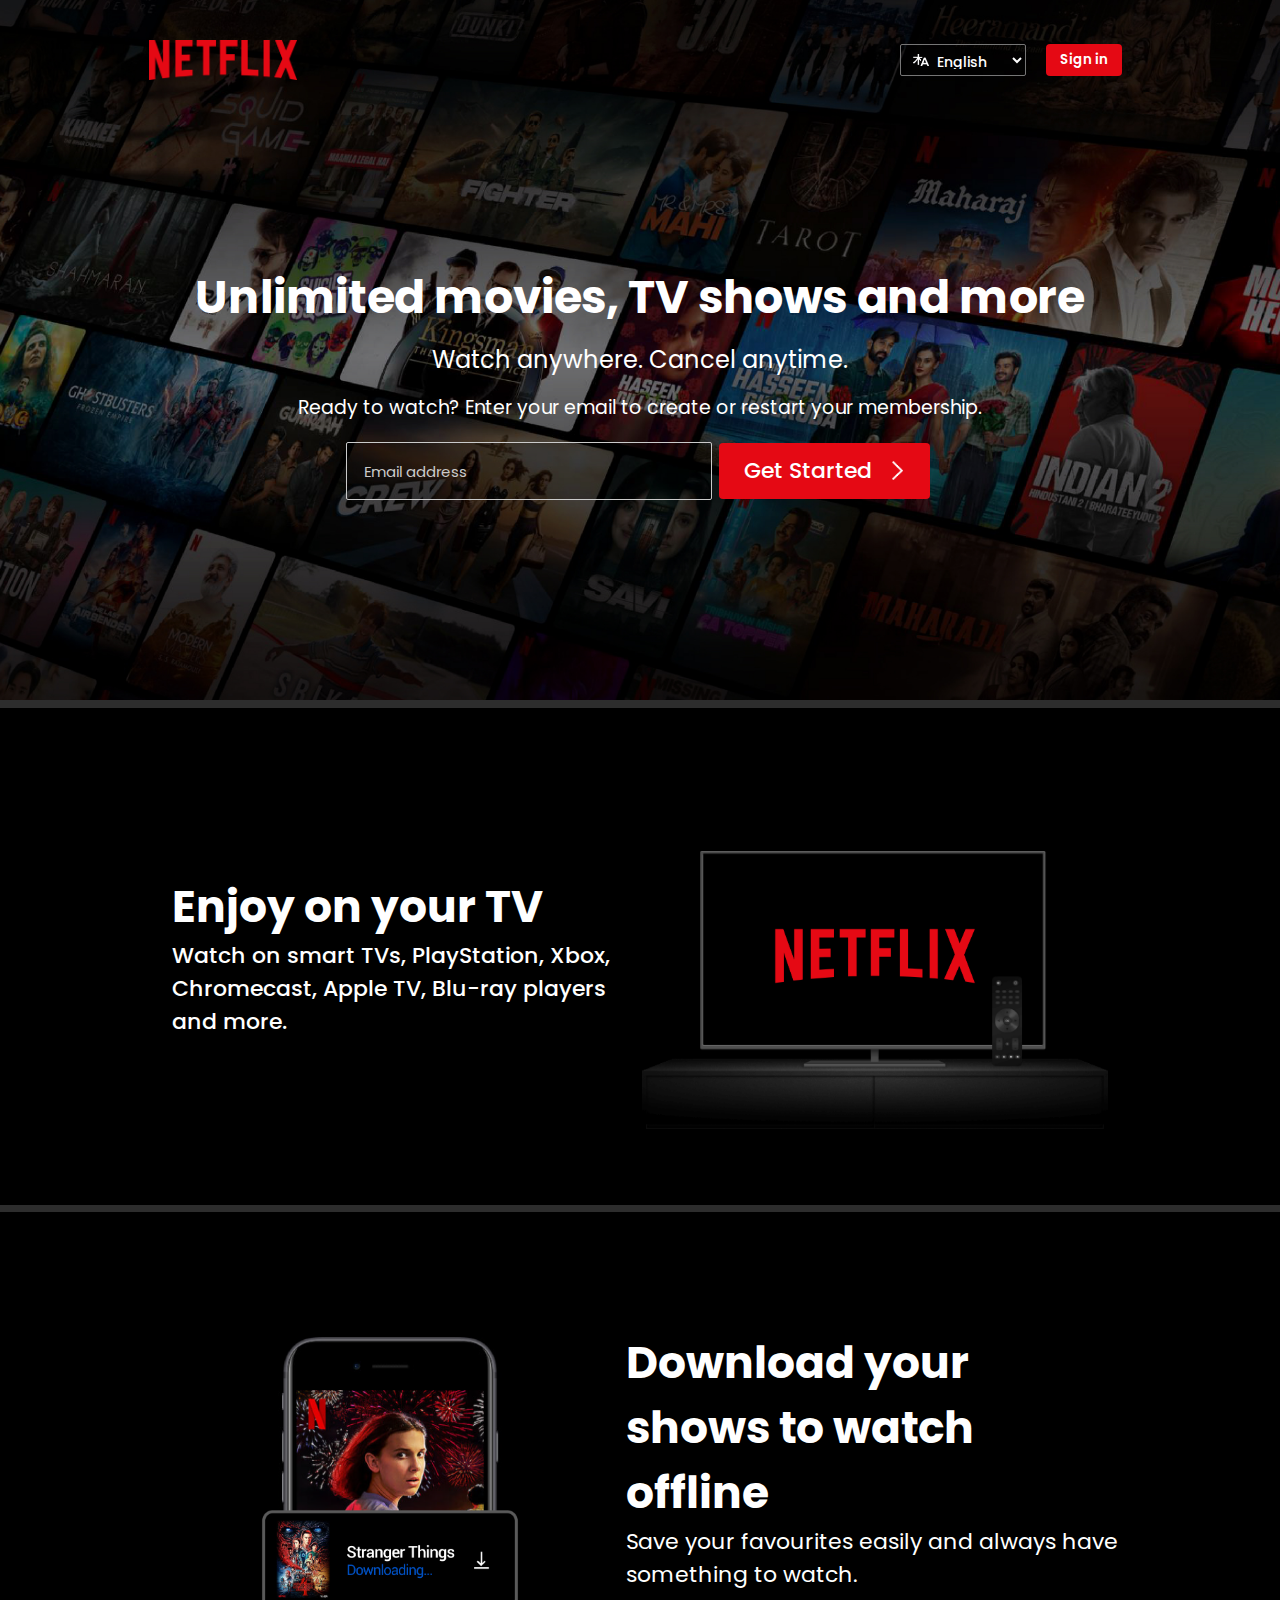
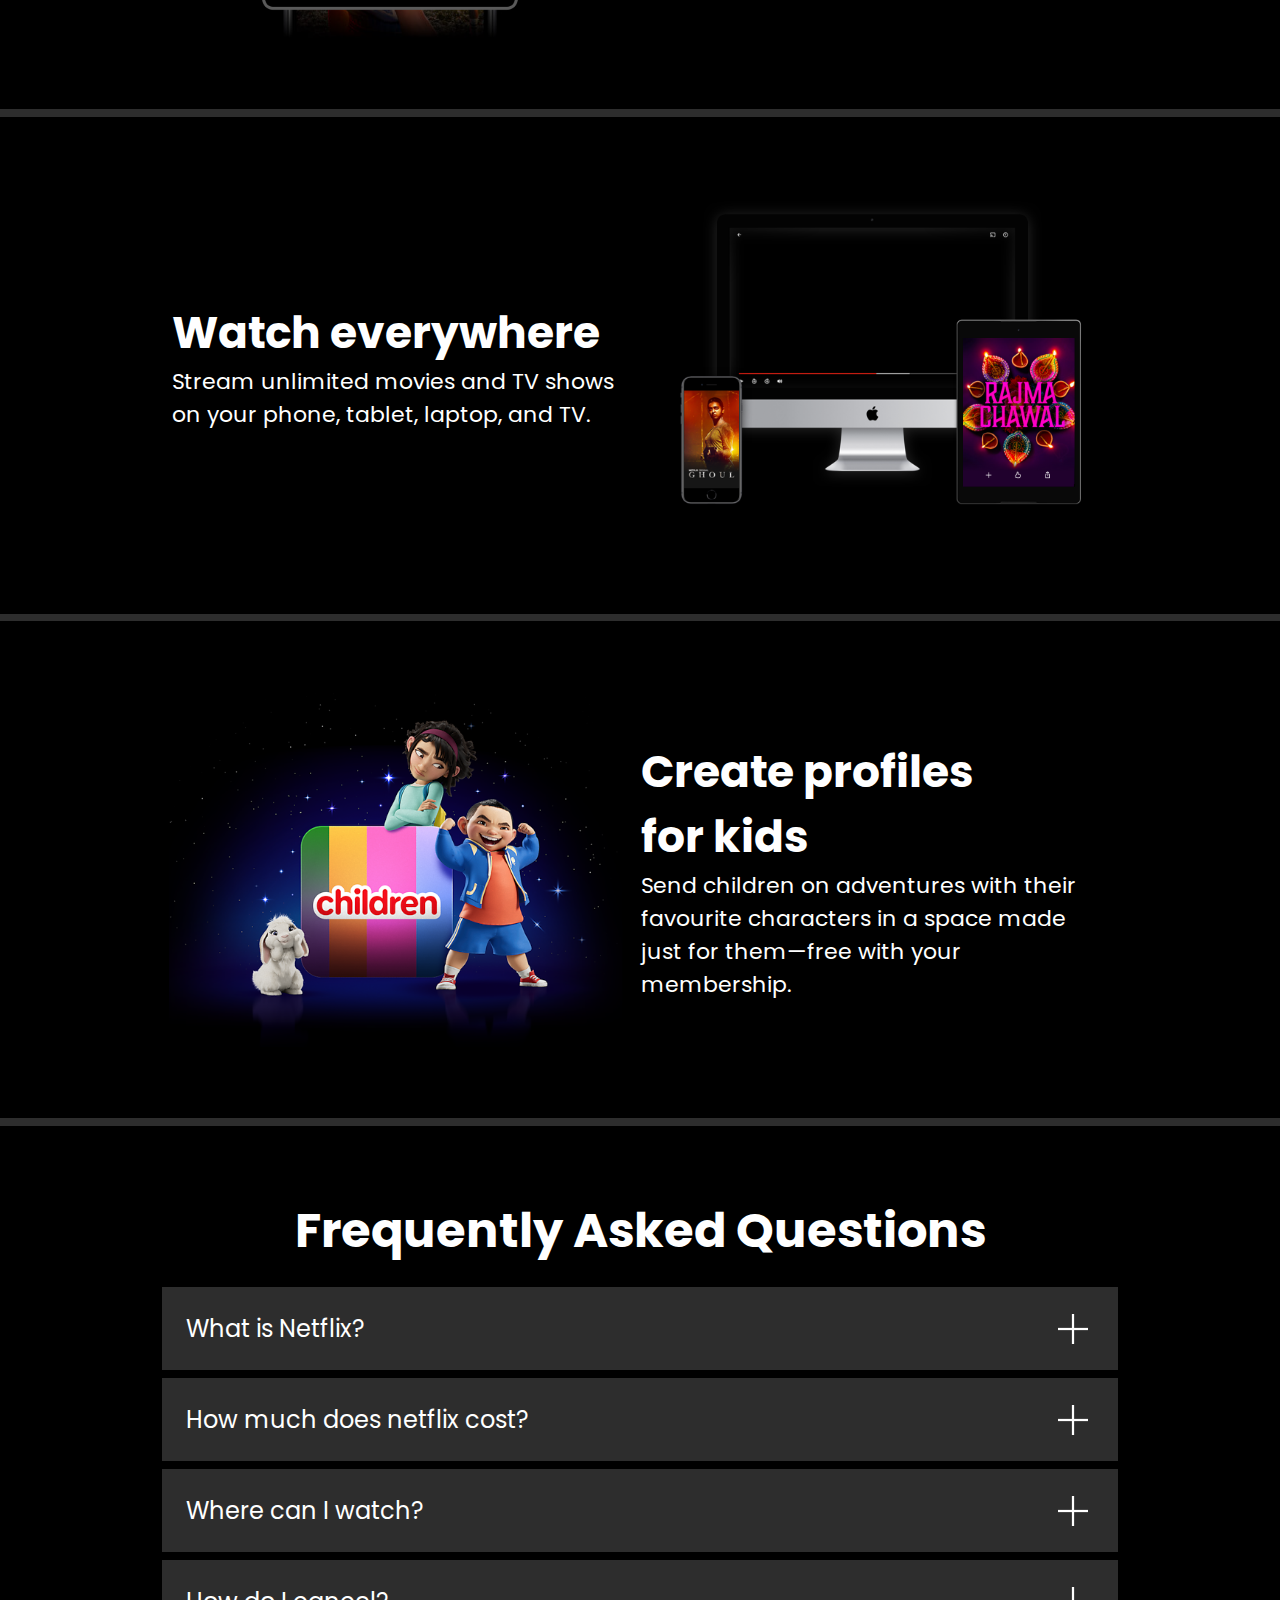
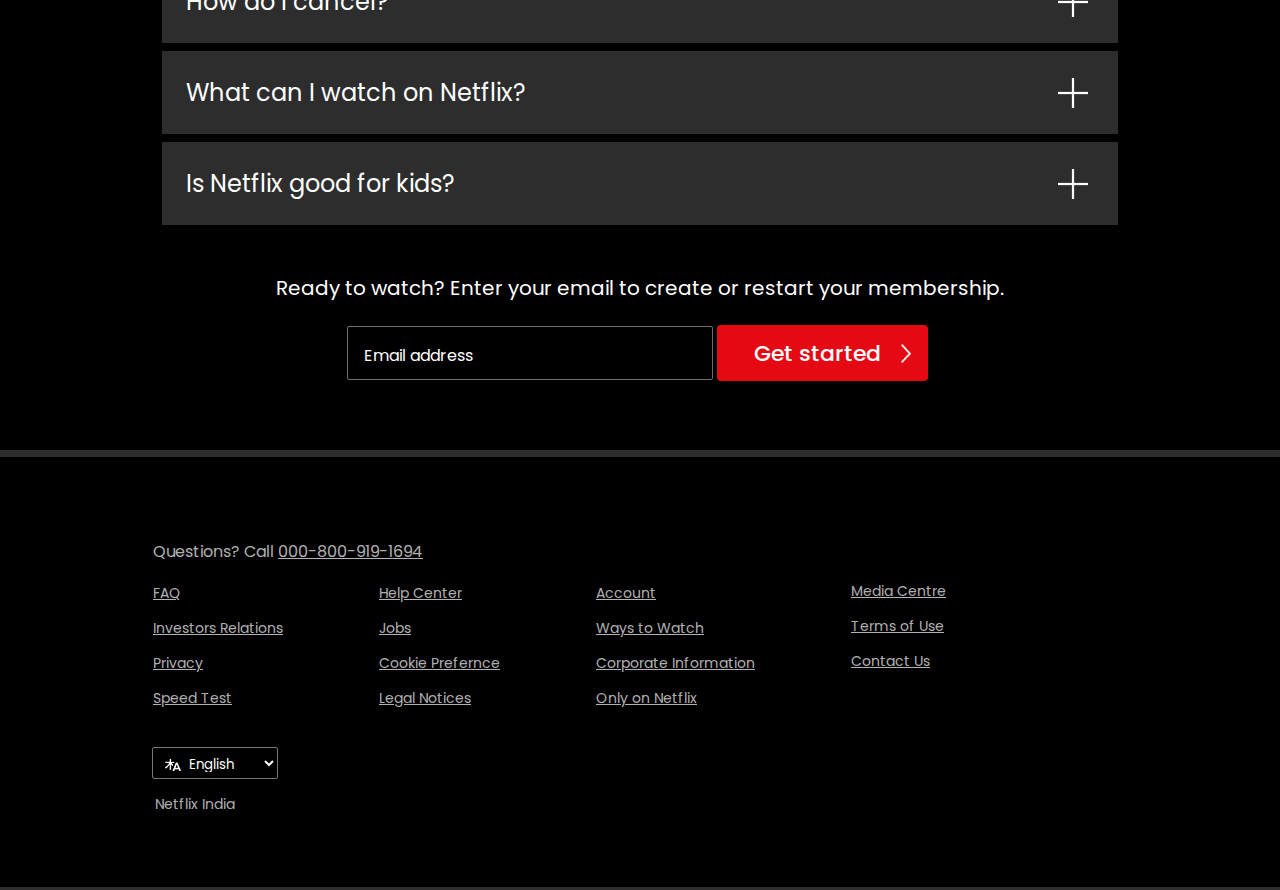
<file: Netflix/index.html>
<!DOCTYPE html>
<html lang="en">
<head>
    <meta charset="UTF-8">
    <meta http-equiv="X-UA-Compatible" content="IE=edge">
    <meta name="viewport" content="width=device-width, initial-scale=1.0">
    <title>Netflix India - Watch TV Shows Online, Watch Movies Online</title>
    <link rel="website icon" href="assets/netlogo.svg" sizes="10">
    <link rel="stylesheet" href="style.css">
    <link href='https://unpkg.com/boxicons@2.1.4/css/boxicons.min.css' rel='stylesheet'>
</head>
<body>
    <main>
        <div class="sec1">
            <header>
                <img src="assets/netflix.png" alt="Netflix">
                <label for="select"><img src="assets/lang.png" alt=""></label>
                <select name="languages" id="select">
                    <option value="English">English</option>
                    <option value="हिंदी">हिंदी</option>
                </select>
                <a href="index2.html" target="_blank"><button class="btn">Sign in</button></a>
            </header>
            
            <div class="heading">
                <h1>Unlimited movies, TV shows and more</h1>
                <h2>Watch anywhere. Cancel anytime.</h2>
                <form action="">
                <h3>Ready to watch? Enter your email to create or restart your membership.</h3>
                <div class="heading1">
                <input type="email" placeholder=" " id="email" autocomplete="off" spellcheck="false" pattern= "[a-z0-9._%+\-]+@[a-z0-9.\-]+\.[a-z]{2,}$">
                <label for="email">Email address</label>
                <p class="para"><img src="[data-uri]"/>Email is required.</p>
                <a href="index2.html" target="_blank"><button class="btn1">Get Started<img src="assets/arrow.png"/></button></a>
                </div>
                </form>
            </div>
        </div>

        <div class="sec2">
            <div class="div1">
            <h1>Enjoy on your TV</h1>
            <h2>Watch on smart TVs, PlayStation, Xbox, Chromecast, Apple TV, Blu-ray players and more.</h2>
            </div>
            <img src="assets/tv.png" alt="TV">
        </div>

        <div class="sec3">
            <img src="assets/mobile.png" alt="Mobile">
            <div class="div2">
                <h1>Download your shows to watch offline</h1>
                <h2>Save your favourites easily and always have something to watch.</h2>
            </div>
        </div>

        <div class="sec4">
            <div class="div3">
                <h1>Watch everywhere</h1>
                <h2>Stream unlimited movies and TV shows on your phone, tablet, laptop, and TV.</h2>
            </div>
            <img src="assets/pc.png" alt="PC">
        </div>

        <div class="sec5">
            <img src="assets/kid.png" alt="KIDS">
            <div class="div4"> 
                <h1>Create profiles for kids</h1>
                <h2>Send children on adventures with their favourite characters in a space made just for them—free with your membership.</h2>
            </div>
        </div>

        <div class="sec6">
            <div class="div5">
             <h1>Frequently Asked Questions</h1>
             <div class="row1">
                <img src="assets/plus.png" alt="plus">
                 <p>What is Netflix?</p>
             </div>

             <div class="row2">
                 <p>How much does netflix cost?</p>
                 <img src="assets/plus.png" alt="plus">
             </div>

             <div class="row3">
                 <p>Where can I watch?</p>
                 <img src="assets/plus.png" alt="plus">
             </div>

             <div class="row4">
                 <p>How do I cancel?</p>
                 <img src="assets/plus.png" alt="plus">
             </div>

             <div class="row5">
                 <p>What can I watch on Netflix?</p>
                 <img src="assets/plus.png" alt="plus">
             </div>

             <div class="row6">
                 <p>Is Netflix good for kids?</p>
                 <img src="assets/plus.png" alt="plus">
             </div>

             <div class="row7">
                 <h2>Ready to watch? Enter your email to create or restart your membership.</h2>
                 <div class="search">
                    <input type="email" placeholder="Email address" required>
                    <a href="index2.html" target="_blank"><button>Get started<img src="assets/arrow.png"/></button></a>
                 </div>
            </div>
        </div>
    </main>

    <footer>
        <div class="foot1">
            <p>Questions? Call <a href="#">000-800-919-1694</a></p>
            <div class="foot2">
            <ul class="col1">
                <li><a href="https://help.netflix.com/support/412">FAQ</a></li>
                <li><a href="http://ir.netflix.com/">Investors Relations</a></li>
                <li><a href="https://help.netflix.com/legal/privacy">Privacy</a></li>
                <li><a href="https://fast.com/">Speed Test</a></li>
            </ul>

            <ul class="col2">
                <li><a href="https://help.netflix.com/">Help Center</a></li>
                <li><a href="https://jobs.netflix.com/jobs">Jobs</a></li>
                <li><a href="https://www.netflix.com/in/#">Cookie Prefernce</a></li>
                <li><a href="https://help.netflix.com/legal/notices">Legal Notices</a></li>
            </ul>

             <ul class="col3">
                <li><a href="https://www.netflix.com/youraccount">Account</a></li>
                <li><a href="https://www.netflix.com/watch">Ways to Watch</a></li>
                <li><a href="https://help.netflix.com/legal/corpinfo">Corporate Information</a></li>
                <li><a href="https://www.netflix.com/in/browse/genre/839338">Only on Netflix</a></li>
            </ul>

            <ul class="col4">
                <li><a href="https://media.netflix.com/">Media Centre</a></li>
                <li><a href="https://help.netflix.com/legal/termsofuse">Terms of Use</a></li>
                <li><a href="https://help.netflix.com/contactus">Contact Us</a></li>
            </ul>
            </div>
            <div class="foot3">
                <label for="select1"><img src="assets/lang.png" alt=""></label>
                <select name="languages" id="select1">
                    <option value="English">English</option>
                    <option value="हिंदी">हिंदी</option>
            </select>   
            <h2>Netflix India</h2>
            </div>
        </div>
    </footer>
</body>
</html>
</file>
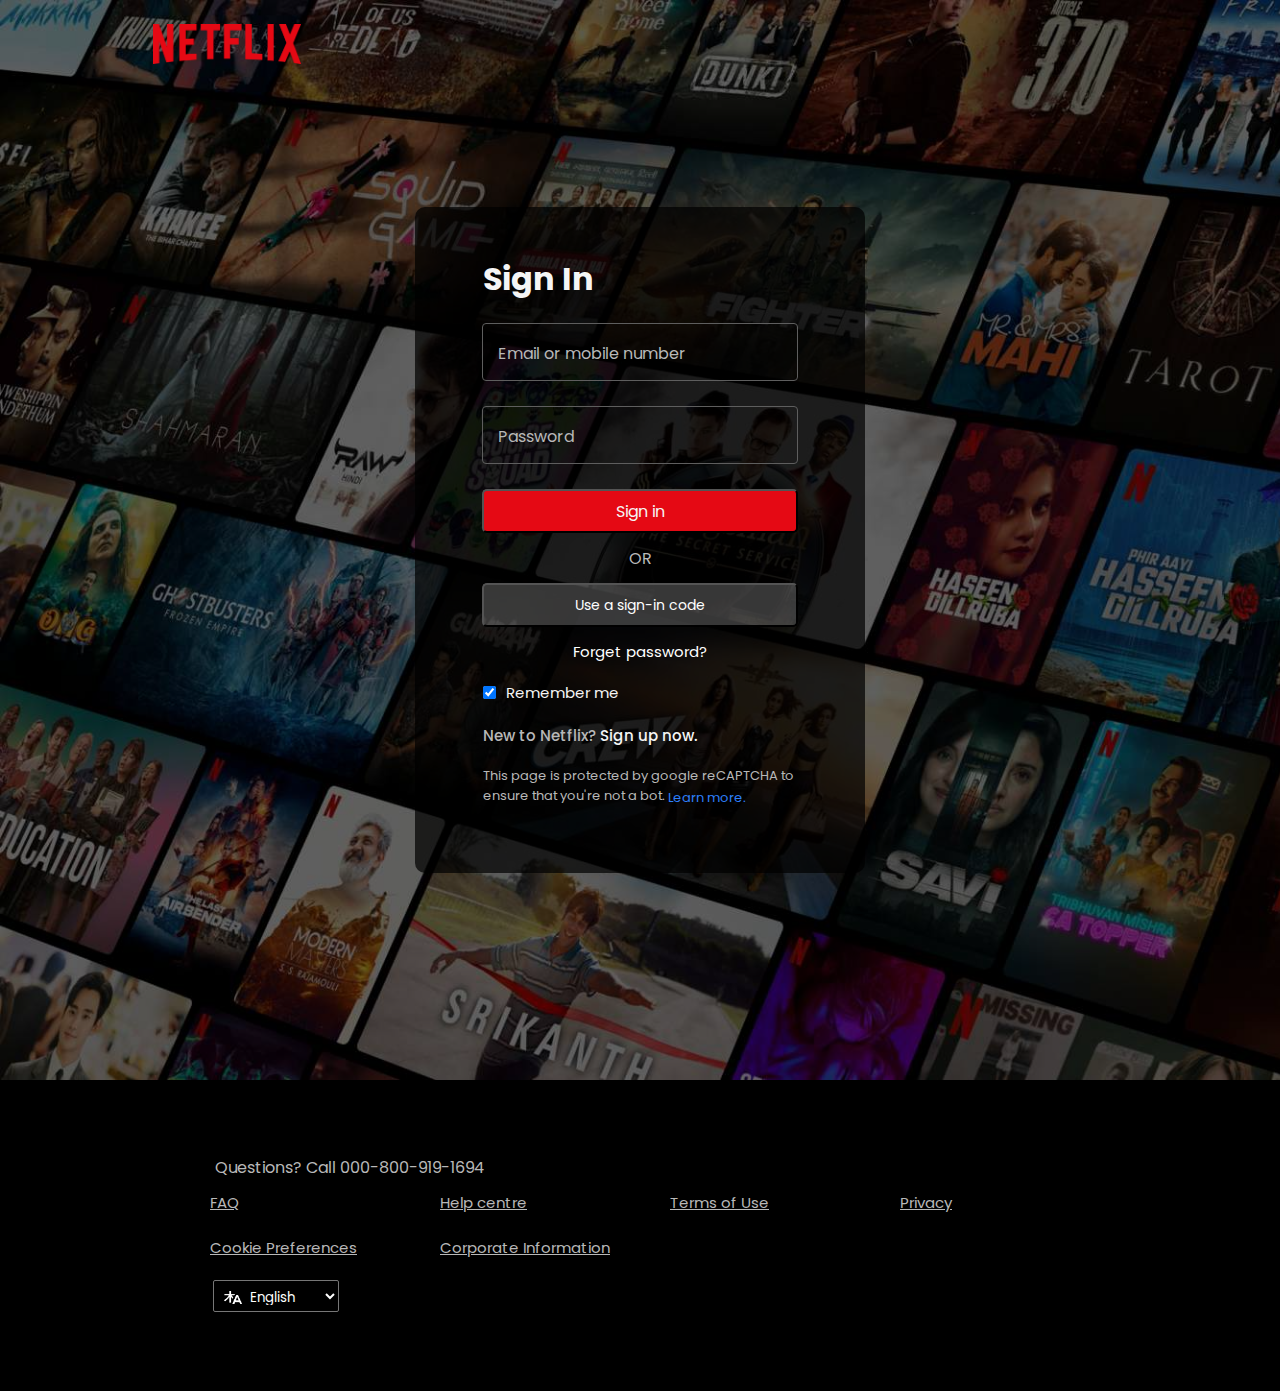
<file: Netflix/index2.html>
<!DOCTYPE html>
<html lang="en">
<head>
    <meta charset="UTF-8">
    <meta http-equiv="X-UA-Compatible" content="IE=edge">
    <meta name="viewport" content="width=device-width, initial-scale=1.0">
    <title>Netflix</title>
    <link rel="stylesheet" href="style2.css">
    <link rel="website icon" href="assets/netlogo.svg" sizes="10">
</head>
<body>
    <header>
        <div class="wrapper">
            <img src="assets/netflix.png" alt="">
        </div>
    </header>

    <main>
        <div class="main-cover">
        <div class="box">
                <h1>Sign In</h1>

            <form action="#">

                <div class="email">
                    <input type="email" placeholder=" " id="email" spellcheck="false" pattern="[a-z0-9._%+\-]+@[a-z0-9.\-]+\.[a-z]{2,}$" autocomplete="off" >
                    <label class="label1" for="email">Email or mobile number</label>
                </div>

                <div class="pass">
                    <input type="password" placeholder=" " id="pass" spellcheck="false" autocomplete="off">
                    <label for="pass">Password</label>
                </div>

                <div class="button">
                    <button class="btn1">Sign in</button>
                    <h2>OR</h2>
                    <button class="btn2">Use a sign-in code</button>
                    <a href="#" target="_blank">Forget password?</a>
                </div>
            </form>

                <div class="info">
                    <input type="checkbox" name="remember me" id="remember" checked>
                    <label for="remember">Remember me</label>

                    <h2>New to Netflix? <a href="#" target="_blank">Sign up now.</a></h2>
                    <p>This page is protected by google reCAPTCHA to ensure that you're not a bot. <a href="#" target="_blank">Learn more.</a></p>
                </div>
        </div>
        </div>
    </main>
    <footer>
        <div class="foot">
            <div class="ph"><p>Questions? Call 000-800-919-1694</p></div>
            <div class="foot-in">
                    <ul class="list">
                        <li class="item"><a href="">FAQ</a></li>
                        <li class="item"><a href="">Help centre</a></li>
                        <li class="item"><a href="">Terms of Use</a></li>
                        <li class="item"><a href="">Privacy</a></li>
                        <li class="item"><a href="">Cookie Preferences</a></li>
                        <li class="item"><a href="">Corporate Information</a></li>
                    </ul>
            </div>
            <div class="foot-select">
                <label class="lang" for="select"><img src="assets/lang.png" alt="lang"></label>
                <select  id="select">
                    <option value="English">English</option>
                    <option value="हिंदी">हिंदी</option>
                </select>
            </div>
        </div>
    </footer>
</body>
</html>
</file>
<file: Netflix/style.css>
@import url('https://fonts.googleapis.com/css2?family=Poppins:ital,wght@0,100;0,200;0,300;0,400;0,500;0,600;0,700;0,800;0,900;1,100;1,200;1,300;1,400;1,500;1,600;1,700;1,800;1,900&display=swap');

*{
    padding: 0;
    margin: 0;
    font-family: "poppins", sans-serif;
}

body{
    position: relative;
    background-color: #2d2d2d;
}
header{
    width: 983px;
    height: 120px;
    /* padding: 0px 48px; */
    /* margin-left: 105px;
    margin-right: 105px; */
    margin: auto;
    display: flex;
    justify-content: flex-end;
    align-items: center;
    position: absolute;
    top: 0px;
    box-sizing: border-box;
    z-index: 10;
}

header img{
    height: 40px;
    position: absolute;
    left: 0px;
    /* padding-left: 30px; */
    /* margin: 5px 10px; */
}

header select{
    width: 126px;
    height: 32px;
    font-size: 14px;
    font-weight: 500;
    padding: 6px 6px 6px 32px;
    color: white;
    background-color: transparent;
    border-radius: 2px;
    margin: 5px 10px;
    position: relative;
    /* position: absolute; */
    /* right: 90px; */
}

header select:focus{
    outline: 1.5px solid white;
}

header label img{
    height: 12px;
    position: absolute;
    left: 764px;
    bottom: 54px;
    pointer-events: none;
}

header select option{
    color: black;
    font-weight: 500;
}

header button{
    width: 76px;
    height: 32px;
    color: white;
    font-weight: 600;
    background-color: #E50914;
    border-radius: 4px;
    /* padding: 0; */
    border: none;
    margin: 5px 10px;
    position: relative;
    /* right: 0px; */
    /* bottom: 25px; */
}

.sec1{
    width: 100%;
    height: 700px;
    background-image: url("assets/back.jpg");
    background-size: cover;
    background-repeat: no-repeat;
    display: flex;
    flex-direction: column;
    justify-content: center;
    align-items: center;
    margin-bottom: 7.5px;
}

.heading{
    color: white;
    text-align: center;
    position: relative;
    top: 20px;
}

.heading h1{
    font-size: 46px;
    font-weight: 700;
    letter-spacing: -0.4px;
    margin-bottom: 10px;
}

.heading h2{
    font-size: 24px;
    font-weight: 400;
}

.heading h3{
    font-size: 19px;
    font-weight: 400;
    margin-top: 16px;
    font-stretch: condensed;
}

.heading input{
    width: 332px;
    height: 24px;
    color: white;
    font-size: 15px;
    font-weight: 500;
    background-color: rgba(0, 0, 0, 0.247);
    border: 1px solid rgb(202, 202, 202);
    border-radius: 2px;
    padding: 24px 16px 8px 16px;
    display: inline-block;
    margin: 20px 5px 0px 0px;
    outline: none;
}

.heading form{
    display: flex;
    align-items: center;
    justify-content: center;
    flex-direction: column;
}
.heading1{
    width: 700px;
    height: 56px;
    position: relative;
    display: flex;
    justify-content: center;
    flex-direction: row;
}

.heading1 label{
    color: rgb(202, 202, 202);
    font-size: 15px;
    font-weight: 400;
    position: absolute;
    top: 38px;
    left: 74px;
    transition: all 0.2s ease;
}

.para{
    visibility: hidden;
    font-size: 13px;
    font-weight: 600;
    color: white;
    position: absolute;
    top: 86px;
    left: 84px;
}

.para img{
    height: 18px;
    position: absolute;
    right: 115px;
}

.heading input:valid{
    border: 2px solid green;
}

.heading input:placeholder-shown{
    border: 1px solid rgb(202, 202, 202);
}

.heading input:invalid{
    border: 2px solid #E50914;
}

.heading input:invalid~.para{
    visibility: visible;
    color: #E50914;
}

.heading input:focus{
    outline: 2px solid rgb(202, 202, 202);
    border-radius: 2px;
}

.heading input:focus ~ label,
.heading input:not(:placeholder-shown)~label{
    position: absolute;
    top: 28px;
    left: 74px;
    color: rgb(202, 202, 202);
    font-size: 12px; 
    transition: all 0.2s ease;   
}

.heading button{
    width: 211px;
    height: 56px;
    color: white;
    background-color: #E50914;
    text-align: left;
    font-size: 22px;
    font-weight: 500;
    border: none;
    border-radius: 4px;
    padding-left: 25px;
    margin: 20px 5px 0px 0px;
    display: inline-block;
    position: relative;
    top: 1px;
    left: 2px;
}

.heading button a{
    width: 211px;
    height: 100px;
    position: relative;
    top: 40px;
    z-index: 10;
}

.heading button img{
    height: 19px;
    position: relative;
    top: 2px;
    left: 20px;
}

.sec2{
    width: 100%;
    height: 353px;
    background-color: black;
    display: flex;
    justify-content: center;
    align-items: center;
    padding: 72px 0px;
    margin-bottom: 7.5px;
}

.div1{
    margin-left: 154px;
}
.sec2 h1{
    width: 400px;
    color: white;
    text-align: left;
    font-size: 44px;
    font-weight: 650;
}
.sec2 h2{
    width: 470px;
    color: white;
    text-align: left;
    font-size: 22px;
    font-weight: 450;
}
.sec2 img{
    height: 350px;
    margin-right: 154px;
}

.sec3{
    width: 100%;
    height: 353px;
    background-color: black;
    display: flex;
    justify-content: center;
    align-items: center;
    padding: 72px 0px;
    margin-bottom: 7.5px;
}
.div2{
    margin-right: 154px;
}

.sec3 h1{
    width: 400px;
    color: white;
    text-align: left;
    font-size: 44px;
    font-weight: 650;
}
.sec3 h2{
    width: 500px;
    color: white;
    text-align: left;
    font-size: 22px;
    font-weight: 400;
}
.sec3 img{
    height: 354px;
    margin-left: 154px;
}

.sec4{
    width: 100%;
    height: 353px;
    background-color: black;
    display: flex;
    justify-content: center;
    align-items: center;
    padding: 72px 0px;
    margin-bottom: 7.5px;
}
.div3{
    margin-left: 154px;
}

.sec4 h1{
    width: 450px;
    color: white;
    text-align: left;
    font-size: 44px;
    font-weight: 650;
}
.sec4 h2{
    width: 470px;
    color: white;
    text-align: left;
    font-size: 22px;
    font-weight: 400;
}
.sec4 img{
    height: 350px;
    margin-right: 154px;
}

.sec5{
    width: 100%;
    height: 353px;
    background-color: black;
    display: flex;
    justify-content: center;
    align-items: center;
    padding: 72px 0px;
    margin-bottom: 7.5px;
}

.div4{
    margin-right: 154px;
}

.sec5 h1{
    width: 400px;
    color: white;
    text-align: left;
    font-size: 44px;
    font-weight: 650;
}
.sec5 h2{
    width: 470px;
    color: white;
    text-align: left;
    font-size: 22px;
    font-weight: 400;
}
.sec5 img{
    height: 354px;
    margin-left: 154px;
}

.sec6{
    width: 100%;
    height: 780px;
    background-color: black;
    padding: 72px 0px;
    display: flex;
    justify-content: center;
    align-items: center;
    margin-bottom: 7.5px;
}

.div5{
    width: 956px;
    height: 780px;
    color:white;
    display: flex;
    flex-direction: column;
    justify-content: center;
    align-items:center;
}

.div5 h1{
    font-size: 48px;
    font-weight: 700;
    text-align: center;
    margin-bottom: 20px;
    cursor: default;
}

.row1, .row2, .row3, .row4, .row5, .row6{
    width:908px;
    height: 36px;
    background-color: #2d2d2d;
    padding: 24px;
    display: flex;
    align-items: center;
    font-size: 24px;
    font-weight: 400;
    margin-bottom: 8px;
    position: relative;
}

.row1:hover, .row2:hover, .row3:hover, .row4:hover, .row5:hover, .row6:hover{
    background-color: #414141;
    transition: 0.1s ease;
}

.row1 img, .row2 img, .row3 img, .row4 img, .row5 img, .row6 img{
    height: 30px;
    position: absolute;
    right: 30px;
}

.row7{
    display: flex;
    flex-direction: column;
    justify-content: center;
    align-items: center;
}

.row7 h2{
    width: 892px;
    height: 30px;
    font-size: 20px;
    font-weight: normal;
    display: block;
    margin: 40px 0px 20px 0px;
    text-align: center;
}

.row7 input{
    width: 332px;
    height: 24px;
    font-size: 16px;
    color: white;
    border: 1px solid rgb(110, 110, 110);
    border-radius: 2px;
    background-color: transparent;
    padding: 14px 16px 14px 16px;
    display: inline-block;
    margin: px 5px 0px 0px;
}

.row7 input:focus{
    outline: 1px solid rgb(202, 202, 202) ;

}

.row7 ::placeholder{
    color: white;
    font-size: 16px;
    font-weight: normal;
    position: relative;
    top: 2px;
}

.row7 button{
    width: 211px;
    height: 56px;
    color: white;
    background-color: #E50914;
    font-size: 22px;
    font-weight: 500;
    border: none;
    border-radius: 4px;
    margin: 0px 5px 0px 0px;
    display: inline-block;
    position: relative;
    top: 2px;
}

.row7 button img{
    height: 19px;
    position: relative;
    top: 2px;
    left: 20px;
}

footer{
    width: 100%;
    height: 430px;
    background-color: black;
    position: relative;
}

footer p{
    color: #FFFFFFB3;
    position: relative;
    top: 82px;
    left: 153px;
    display: inline-block   ;
}

footer p a{
    color: #FFFFFFB3;
}

.foot1{
    width: 100%;
}

.foot2{
    width: 800px;
    height: 264px;
    padding: 0px 48px;
    margin: 72px 105px;
    display: inline-flex;
    justify-content: space-between;
    align-items: center;
    position: relative;
    bottom: 40px;
}

ul{
    list-style-type: none;
}

.foot2 a{
    color: #FFFFFFB3;
    display: inline-block;
    padding: 7px;
}
.col1, .col2, .col3, .col4{
    font-size: 14px;
    font-weight: normal;
}

.col4{
    position: relative;
    bottom: 20px;

}

.col1 a{
    padding-left: 0px;
}
.foot3{
    width: 800px;
    height: 100px;
    display: block;
    margin-left: 153px;
    position: absolute;
    bottom: 40px;
}

.foot3 select{
    width: 126px;
    height: 32px;
    color: white;
    background-color: transparent;
    padding: 6px 6px 6px 32px;
    border-radius: 2px;
    margin-bottom: 15px;
    position: relative;
    right: 20px;
}

.foot3 select:focus{
    outline: 1.5px solid white;
}

.foot3 label img{
    height: 12px;
    position: relative;
    top: 1.5px;
    left: 12px;
    z-index: 0;
}

.foot3 h2{
    position: absolute;
    left: 2px;
    font-size: 14px;
    font-weight: 400;
}

.foot3 select option{
    color: black;
    font-weight: 400;
}

.foot3{
    color: #FFFFFFB3;
    font-size: 10px;
    font-weight: 50;
    margin-top: 24px;
}
</file>
<file: Netflix/style2.css>
@import url('https://fonts.googleapis.com/css2?family=Poppins:ital,wght@0,100;0,200;0,300;0,400;0,500;0,600;0,700;0,800;0,900;1,100;1,200;1,300;1,400;1,500;1,600;1,700;1,800;1,900&display=swap');

*{
    padding: 0;
    margin: 0;
    font-family: "poppins", sans-serif;
}

header{
    max-width: 956.5px;
    max-height: 44px;
    padding: 24px 48px;
    margin: 0px 105.25px;
    display: flex;
    justify-content: flex-start;
    position: absolute;
    z-index: 10;
}

header img{
    height: 40px;
    display: flex;
}

main{
    width: 100vw;
    height: 120vh;
    background: url(assets/bright-bg.jpg);
    background-size: cover;
}

.main-cover{
    width: 100%;
    height: 120vh;
    background-color: rgba(0, 0, 0, 0.5);
    display: flex;
    justify-content: center;
    align-items: center;
    position: relative;
}

.box{
    width: 314px;
    height: 570px;
    background-color: rgba(0, 0, 0, 0.7);
    border-radius: 10px;
    padding: 48px 68px;
    display: flex;
    flex-direction: column;
    justify-content: flex-start;
    align-items: center;
    /* position: absolute; */
    /* top: 92px; */
}

.box h1{
    width: 314px ;
    color: whitesmoke;
    font-size: 32px;
    font-weight: 700;
    display: block;
    text-align: left;
    margin-bottom: 20px;
}

.email input{
    width: 282px;
    height: 24px;
    font-size: 14px;
    color: whitesmoke;
    border: 1px solid #5e5e5e;
    border-radius: 4px;
    background-color: transparent;
    padding: 24px 16px 8px 16px;
    outline: none;
}

.email label{
    color: #b8b8b8;
    font-size: 16px;
    font-weight: 400;
    position: relative;
    bottom: 40px;
    left: 16px;
}

.email input:focus ~ label,
.email input:not(:placeholder-shown) ~ label{
    font-size: 12px;
    position: relative;
    bottom: 55px;
    left: 16px;
    transition: all 0.3s ease;
}

.email input:valid{
    border: 1px solid green;
}

.email input:focus{
    outline: 2px solid whitesmoke;
}

.email input:placeholder-shown{
    border: 1px solid #5e5e5e;
}
.email input:invalid{
    border: 1px solid #E50914;
}
.pass input{
    width: 282px;
    height: 24px;
    font-size: 16px;
    color: whitesmoke;
    border: 1px solid #5e5e5e;
    border-radius: 4px;
    background-color: transparent;
    padding: 24px 16px 8px 16px;
}

.pass label{
    color: #b8b8b8;
    font-size: 16px;
    font-weight: 400;
    position: relative;
    bottom:40px;
    left: 16px;
}

.pass input:focus~label,
.pass input:not(:placeholder-shown)~label{
    font-size: 12px;
    position: relative;
    bottom: 55px;
    transition: all 0.3s ease;
}   

.pass input:valid{
    border: 1px solid green;
}

.pass input:invalid{
    border: 1px solid #E50914;
}

.pass input:placeholder-shown{
    border: 1px solid #5e5e5e;
}

.btn1{
    width: 100%;
    height: 44px;
    color: whitesmoke;
    font-size: 16px;
    font-weight: 400;
    background-color: #E50914;
    border-radius: 5px;
}

.btn1:hover{
    background-color: #c11219;
    transition: all 0.2s ease;
}

.button h2{
    color: #b8b8b8;
    font-size: 16px;
    font-weight: 400;
    display: block;
    margin: auto;
    text-align: center;
    margin: 12.5px 0px;
}

.btn2{
    width: 100%;
    height: 44px;
    color: white;
    font-size: 14px;
    font-weight: 400;
    background-color: rgba(220, 220, 220, 0.25);
    border-radius: 5px;
}

.btn2:hover{
    background-color: rgba(220, 220, 220, 0.2);
    transition: all 0.2s ease;
}

.button a{
    text-decoration: none;
    font-size: 15px;
    font-weight: 400;
    color: white;
    display: block;
    margin: auto;
    text-align: center;
    margin: 12.5px 0px 18px 0px;
}

.info{
    position: relative;
}

.info label{
    font-size: 15px;
    font-weight: 400;
    color: whitesmoke;
    position: absolute;
    top: 0;
    margin-left: 10px;
}

.info h2{
    color: #b8b8b8;
    font-size: 15px;
    font-weight: 430;
    margin-top: 18px;
}

.info h2 a{
    text-decoration: none;
    color: whitesmoke;
    font-size: 15px;
    font-weight: 500;
}

.info p{
    font-size: 13px;
    font-weight: 400;
    color: #b8b8b8;
    margin-top: 19px;
}

.info p a{
    text-decoration: none;
    font-size: 13px;
    font-weight: 400;
    color: #2d7ffa;
    position: relative;
    top: 2px;
}
footer{
    width: 100%;
    height: 311px;
    background-color: transparent;
    position: relative;
}

.foot{
    width: 100%;
    height: 311px;
    background-color: black;
    display: flex;
    flex-direction: column;
    justify-content: center;
    align-items: center;
    position: absolute;
    bottom: 0px;
}

ul{
    list-style-type: none;
    display: grid;
    grid-template-columns: 1fr 1fr 1fr 1fr;
    grid-template-rows: 1fr 1fr;
    column-gap: 60px;
    row-gap: 20px;
}

.list a{
    color: #b8b8b8;
    font-size: 15px;
    font-weight: normal;
}

.ph p{
    color: #b8b8b8;
    font-size: 16px;
    font-weight: 400;
    text-align: left;
    position:relative;
    right: 290px;
    bottom: 10px;
} 

.foot select{
    width: 126px;
    height: 32px;
    color: white;
    background-color: transparent;
    padding: 6px 6px 6px 32px;
    border-radius: 2px;
    margin-bottom: 15px;
    position: relative;
    top: 20px;
    right: 375px;
}

.foot select:focus{
    outline: 1.5px solid white;
}

.lang img{
    height: 13px;
    position: relative;
    top: 22px;
    right: 342px;
}

.foot select option{
    font-weight: 400;
    color: black;
}
</file>
